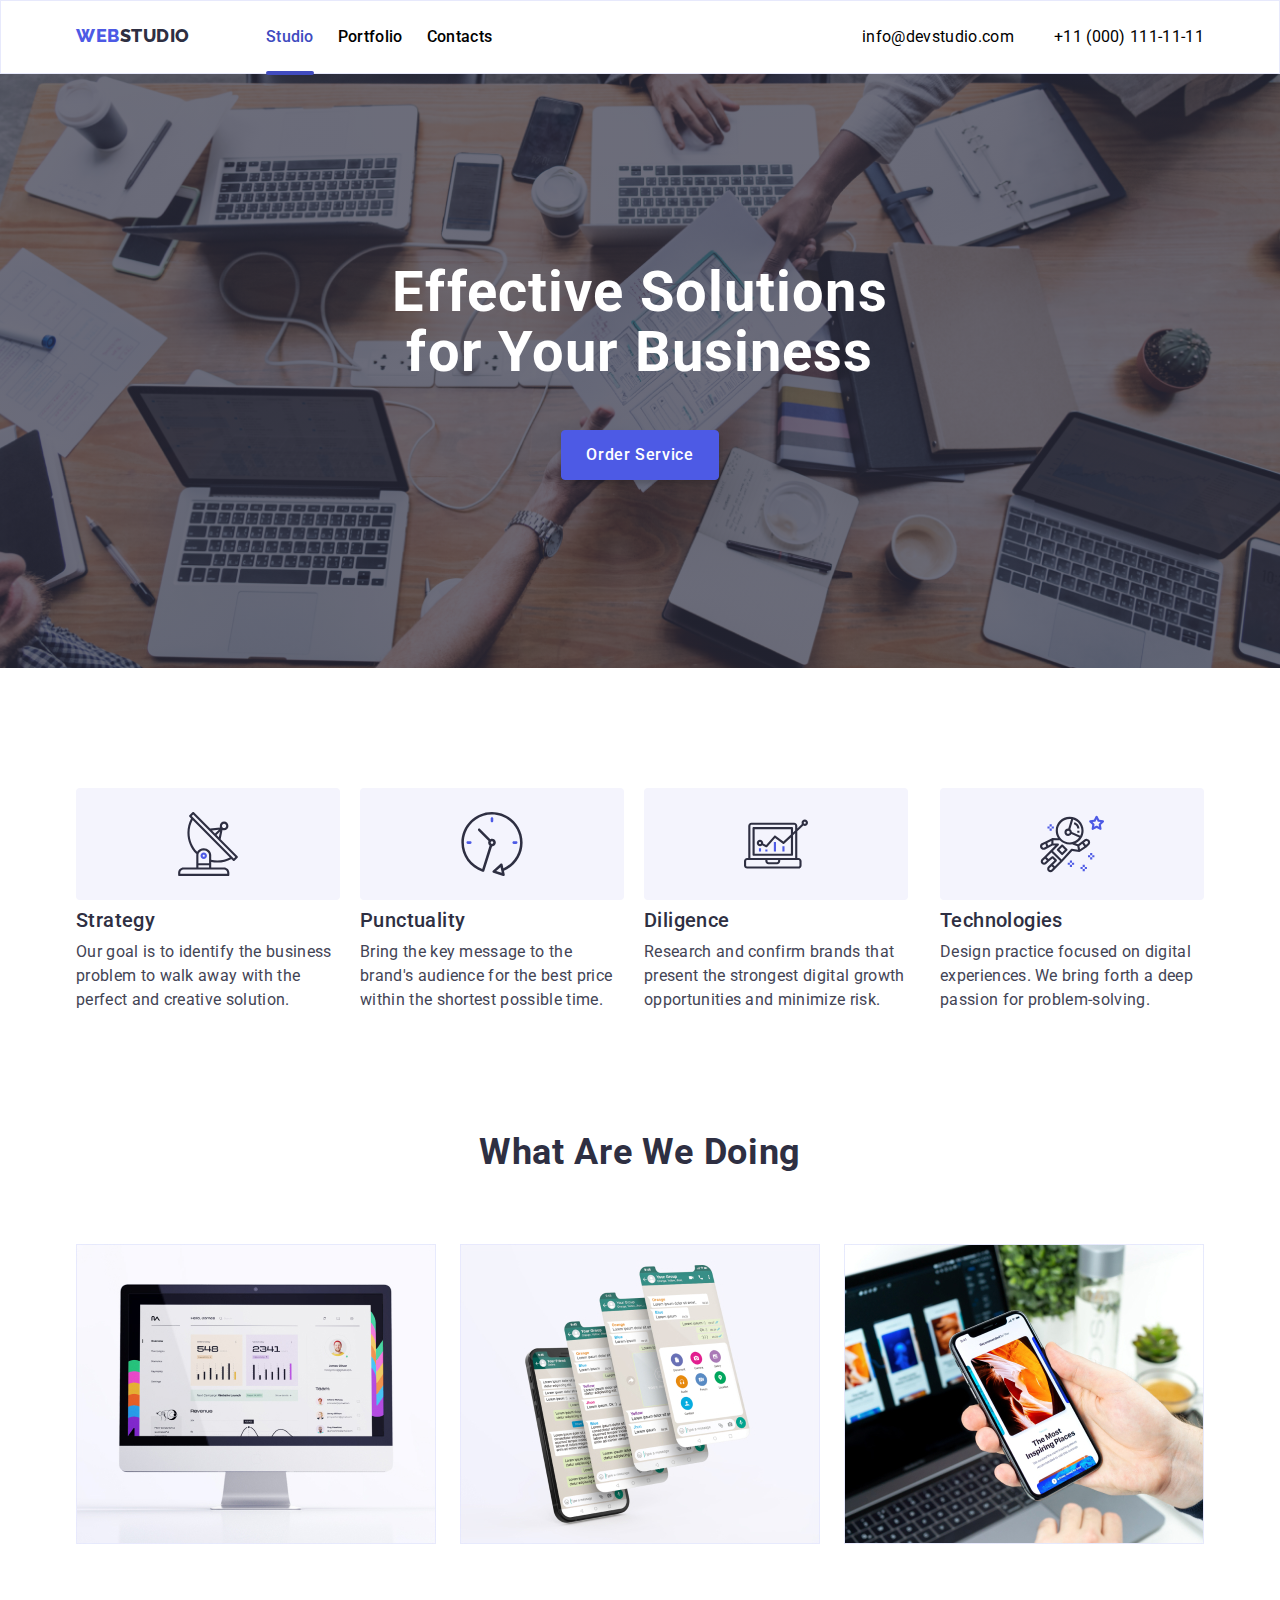
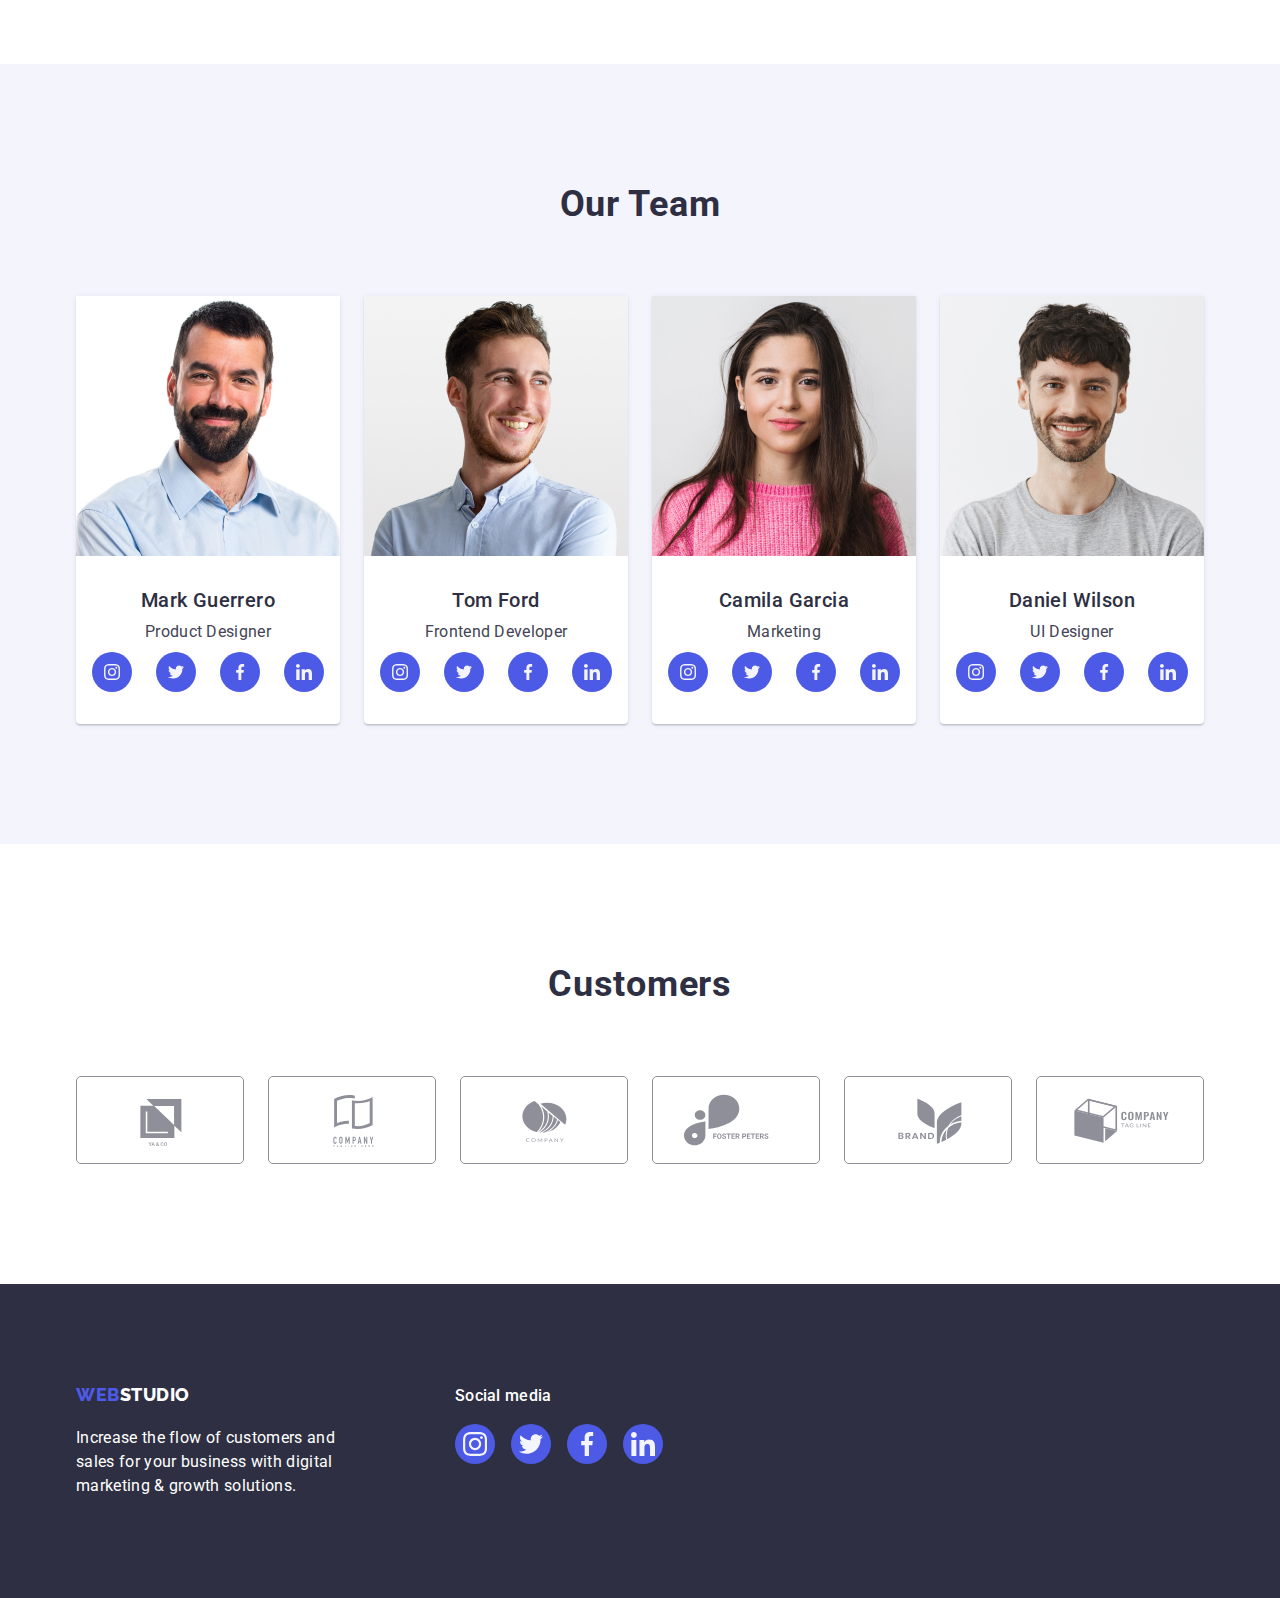
<file: index.html>
<!DOCTYPE html>
<html lang="en">
<head>
    <meta charset="UTF-8">
    <meta name="viewport" content="width=device-width, initial-scale=1.0">
    <title>Homework 5</title>
    <!-- CSS Normalize -->
    <link rel="stylesheet" href="https://cdnjs.cloudflare.com/ajax/libs/modern-normalize/2.0.0/modern-normalize.min.css" />
    <!-- CSS -->
    <link rel="stylesheet" href="./css/styles.css"></link>
</head>
<body>
    <!--Header Part-->
    <header class="header">
        <div class="container header-container">
            <nav class="header-navigation">
                <a href="./index.html" class="link-logo">
                    <span class="logo-web">WEB</span><span class="logo-studio-top">STUDIO</span>
                </a>
                <ul class="navbar lists">
                    <li><a href="./index.html" class="navlist-top-pages currentoption">Studio</a> </li>
                    <li><a href="./portfolio.html" class="navlist-top-pages">Portfolio</a></li>
                    <li><a href="#" class="navlist-top-pages">Contacts</a></li>
                </ul>
            </nav>

            <ul class="contacts-top lists" >
                <li>
                    <a href="mailto:info@devstudio.com" class="contact-info-top">
                    info@devstudio.com</a>
                </li>
                <li>
                    <a href="tel:+110001111111" class="contact-info-top"> 
                    +11 (000) 111-11-11  </a>
                </li>
            </ul>
        </div>
    </header> <!--End of Header-->
      <!--This is the Main Section-->
        <main>
            <!--This is the 1ST Section-->
            <section class="hero hero-background ">
                <div class=" hero-container container">
                    <h1 class="header1"> Effective Solutions
                        <br/>for Your Business </h1>  
                            <button type="button" class="filter filter-active" data-modal-open>Order Service</button>
                </div>
            </section> <!--End 1st Section-->
            <!--This is the 2nd Section-->
            <section class="section">
                <div class="container features-container">
                <ul class="features lists">
                    <li class="section-item"> 
                        <div class="features-svg-box">
                            <svg class="features-icon-svg" width="64" height="64">
                                <use href="./images/icons.svg#antenna"></use>
                            </svg>
                        </div>
                        <h3 class="features-list-title"> Strategy </h3> 
                        <p class="features-description">
                            Our goal is to identify the business
                        problem to walk away with the perfect and creative solution.
                        </p>
                    </li>
                    <li>
                        <div class="features-svg-box">
                            <svg lass="features-icon-svg" width="64" height="64">
                                <use href="./images/icons.svg#clock"></use>
                            </svg>
                        </div>
                        <h3 class="features-list-title"> Punctuality </h3>
                        <p class="features-description">
                            Bring the key message to the brand's audience for the best price within the shortest possible time.
                        </p>
                    </li>
                    <li>
                        <div class="features-svg-box">
                            <svg lass="features-icon-svg" width="64" height="64">
                                <use href="./images/icons.svg#diagram"></use>
                            </svg>
                        </div>
                        <h3 class="features-list-title">  Diligence </h3>
                        <p class="features-description">
                            Research and confirm brands that present the strongest digital growth opportunities and minimize risk.
                        </p>
                    </li>
                    <li>
                        <div class="features-svg-box">
                            <svg lass="features-icon-svg" width="64" height="64">
                                <use href="./images/icons.svg#astronaut"></use>
                            </svg>
                        </div>
                        <h3 class="features-list-title"> Technologies </h3>
                        <p class="features-description">
                            Design practice focused on digital experiences. We bring forth a deep passion for problem-solving.
                        </p>
                    </li>
                </ul>
                </div>
            </section> <!--End 2nd Section-->
            <!--This is the 3rd Section-->
            <section class="section section-no-top-padding">
                <div class="container whatwedo-container">
                <h2 class="section-title"> What are we doing </h2>
                <ul class="whatwedo lists">
                    <li class="whatwedo-list">
                        <img src="./images/what-we-do-1.jpg" alt="monitor" width="360px">
                    </li>
                    <li>
                        <img src="./images/what-we-do-2.jpg" alt="messenger" width="360px">
                    </li>
                    <li>
                        <img src="./images/what-we-do-3.jpg" alt="phone" width="360px">
                    </li>
                </ul>
                </div>
            </section> <!--End 3rd Section-->
            <!--This is the 4th Section-->
            <section class="section section-grey">
                <div class="container team-container">
                <h2 class="section-title">  Our Team </h2>
                <ul class="team lists">
                    
                    <li class="team-list">
                        <img src="./images/team-1.jpg" alt="Mark_Guerrero" height="260px" width="264px">
                        <h3 class="team-list-title">
                            Mark Guerrero
                        </h3>
                        <p class="team-description">
                        Product Designer
                        </p>
                        <ul class="team-social-list lists">
                            <li class="team-social-item">
                                <a href="#" class="team-social-link">
                                    <svg class="team-social-svg" width="16" height="16">
                                        <use href="./images/icons.svg#instagram"></use>
                                    </svg>
                                </a>
                            </li>
                            <li class="team-social-item">
                                <a href="#" class="team-social-link">
                                    <svg class="team-social-svg" width="16" height="16">
                                        <use href="./images/icons.svg#twitter"></use>
                                    </svg>
                                </a>
                            </li>
                            <li class="team-social-item">
                                <a href="#" class="team-social-link">
                                    <svg class="team-social-svg" width="16" height="16">
                                        <use href="./images/icons.svg#facebook"></use>
                                    </svg>
                                </a>
                            </li>
                            <li class="team-social-item">
                                <a href="#" class="team-social-link">
                                    <svg class="team-social-svg" width="16" height="16">
                                        <use href="./images/icons.svg#linkedin"></use>
                                    </svg>
                                </a>
                            </li>
                        </ul>
                    </li>
                  
                    <li class="team-list">
                        <img src="./images/team-2.jpg" alt="Tom_Ford" height="260px" width="264px">
                        <h3 class="team-list-title">
                            Tom Ford
                        </h3>
                        <p class="team-description">
                            Frontend Developer
                        </p>
                        <ul class="team-social-list lists">
                            <li class="team-social-item">
                                <a href="#" class="team-social-link">
                                    <svg class="team-social-svg" width="16" height="16">
                                        <use href="./images/icons.svg#instagram"></use>
                                    </svg>
                                </a>
                            </li>
                            <li class="team-social-item">
                                <a href="#" class="team-social-link">
                                    <svg class="team-social-svg" width="16" height="16">
                                        <use href="./images/icons.svg#twitter"></use>
                                    </svg>
                                </a>
                            </li>
                            <li class="team-social-item">
                                <a href="#" class="team-social-link">
                                    <svg class="team-social-svg" width="16" height="16">
                                        <use href="./images/icons.svg#facebook"></use>
                                    </svg>
                                </a>
                            </li>
                            <li class="team-social-item">
                                <a href="#" class="team-social-link">
                                    <svg class="team-social-svg" width="16" height="16">
                                        <use href="./images/icons.svg#linkedin"></use>
                                    </svg>
                                </a>
                            </li>
                        </ul>
                    </li>
                   
                    <li class="team-list">
                        <img src="./images/team-3.jpg" alt="Camila_Garcia" height="260px" width="264px">
                        <h3 class="team-list-title">
                            Camila Garcia
                        </h3>
                        <p class="team-description">
                            Marketing
                        </p>
                        <ul class="team-social-list lists">
                            <li class="team-social-item">
                                <a href="#" class="team-social-link">
                                    <svg class="team-social-svg" width="16" height="16">
                                        <use href="./images/icons.svg#instagram"></use>
                                    </svg>
                                </a>
                            </li>
                            <li class="team-social-item">
                                <a href="#" class="team-social-link">
                                    <svg class="team-social-svg" width="16" height="16">
                                        <use href="./images/icons.svg#twitter"></use>
                                    </svg>
                                </a>
                            </li>
                            <li class="team-social-item">
                                <a href="#" class="team-social-link">
                                    <svg class="team-social-svg" width="16" height="16">
                                        <use href="./images/icons.svg#facebook"></use>
                                    </svg>
                                </a>
                            </li>
                            <li class="team-social-item">
                                <a href="#" class="team-social-link">
                                    <svg class="team-social-svg" width="16" height="16">
                                        <use href="./images/icons.svg#linkedin"></use>
                                    </svg>
                                </a>
                            </li>
                        </ul>
                    </li>
                   
                    <li class="team-list">
                        <img src="./images/team-4.jpg" alt="Daniel_Wilson" height="260px" width="264px">
                        <h3 class="team-list-title">
                            Daniel Wilson
                        </h3>
                        <p class="team-description">
                            UI Designer
                        </p>
                        <ul class="team-social-list lists">
                            <li class="team-social-item">
                                <a href="#" class="team-social-link">
                                    <svg class="team-social-svg" width="16" height="16">
                                        <use href="./images/icons.svg#instagram"></use>
                                    </svg>
                                </a>
                            </li>
                            <li class="team-social-item">
                                <a href="#" class="team-social-link">
                                    <svg class="team-social-svg" width="16" height="16">
                                        <use href="./images/icons.svg#twitter"></use>
                                    </svg>
                                </a>
                            </li>
                            <li class="team-social-item">
                                <a href="#" class="team-social-link">
                                    <svg class="team-social-svg" width="16" height="16">
                                        <use href="./images/icons.svg#facebook"></use>
                                    </svg>
                                </a>
                            </li>
                            <li class="team-social-item">
                                <a href="#" class="team-social-link">
                                    <svg class="team-social-svg" width="16" height="16">
                                        <use href="./images/icons.svg#linkedin"></use>
                                    </svg>
                                </a>
                            </li>
                        </ul>
                    </li>
                </ul>
                </div>
            </section> <!--End of 4th Section-->
            <!-- Customers Section -->
            <section class="section">
                <div class="container">
                    <h2 class="section-title customers-title">Customers</h2>
                    <ul class="customers-list lists">
                        <li class="customers-item">
                            <a class="customers-link" href="">
                                <svg class="customers-svg">
                                    <use href="./images/icons.svg#customer-1"></use>
                                </svg>
                            </a>
                        </li>
            
                        <li class="customers-item">
                            <a class="customers-link" href="">
                                <svg class="customers-svg">
                                    <use href="./images/icons.svg#customer-2"></use>
                                </svg>
                            </a>
                        </li>
            
                        <li class="customers-item">
                            <a class="customers-link" href="">
                                <svg class="customers-svg">
                                    <use href="./images/icons.svg#customer-3"></use>
                                </svg>
                            </a>
                        </li>
            
                        <li class="customers-item">
                            <a class="customers-link" href="">
                                <svg class="customers-svg">
                                    <use href="./images/icons.svg#customer-4"></use>
                                </svg>
                            </a>
                        </li>
            
                        <li class="customers-item">
                            <a class="customers-link" href="">
                                <svg class="customers-svg">
                                    <use href="./images/icons.svg#customer-5"></use>
                                </svg>
                            </a>
                        </li>
                        <li class="customers-item">
                            <a class="customers-link" href="">
                                <svg class="customers-svg">
                                    <use href="./images/icons.svg#customer-6"></use>
                                </svg>
                            </a>
                        </li>
                    </ul>
                </div>
            </section>

        </main> <!--This is the End of Main Section-->

    <!--This is the Footer-->
    <footer class="footer">
        <div class="footer-container container">
            <div class="footer-logo-wrapper lists">
                <li class="footer-item">
                    <a href="./index.html" class="link-logo">
                        <span class="logo-web">WEB</span><span class="logo-studio-bottom">STUDIO</span>
                    </a>
                    <p class="parag-bottom">
                        Increase the flow of customers and <br>
                        sales for your business with digital <br>
                        marketing & growth solutions.
                    </p>
                </li>
            </div>
        <div class="footer-socials">
            <p class="footer-socials-text text">Social media</p>
            <ul class="footer-list lists">
                <li class="footer-socials-item">
                    <a href="#" class="footer-socials-link">
                        <svg class="footer-socials-svg" width="24" height="24">
                            <use href="./images/icons.svg#instagram"></use>
                        </svg>
                    </a>
                </li>
        
                <li class="footer-socials-item">
                    <a href="#" class="footer-socials-link">
                        <svg class="footer-socials-svg" width="24" height="24">
                            <use href="./images/icons.svg#twitter"></use>
                        </svg>
                    </a>
                </li>
        
                <li class="footer-socials-item">
                    <a href="#" class="footer-socials-link">
                        <svg class="footer-socials-svg" width="24" height="24">
                            <use href="./images/icons.svg#facebook"></use>
                        </svg>
                    </a>
                </li>
        
                <li class="footer-socials-item">
                    <a href="#" class="footer-socials-link">
                        <svg class="footer-socials-svg" width="24" height="24">
                            <use href="./images/icons.svg#linkedin"></use>
                        </svg>
                    </a>
                </li>
            </ul>
        </div>
        </div>
    </footer> <!--End of Footer-->
    <div class="backdrop is-hidden" data-modal>
      <div class="modal">
        <button type="button" class="modal-close" data-modal-close>
          <svg class="modal-close-icon" width="8" height="8">
            <use href="./images/icons.svg#close"></use>
          </svg>
        </button>
      </div>
    </div>
    <script src="./js/modal.js"></script>   
</body>
</html>
</file>
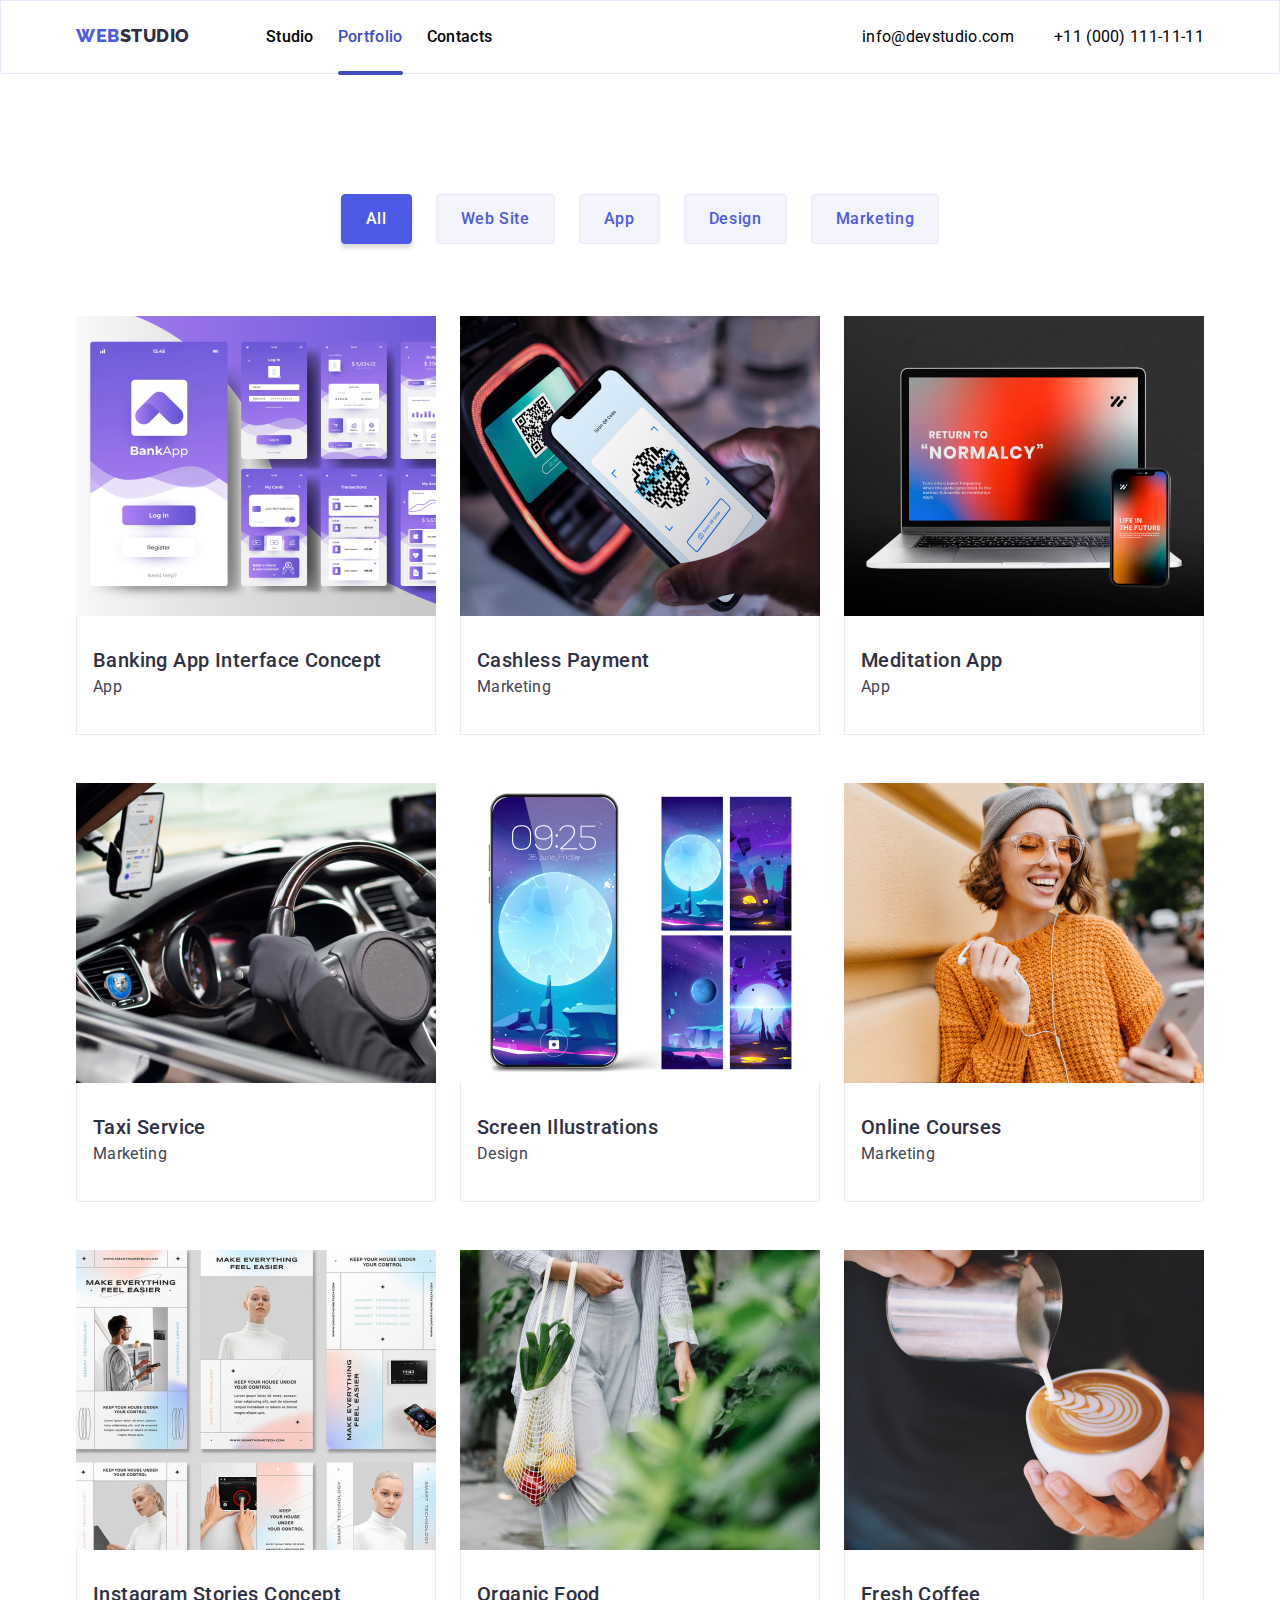
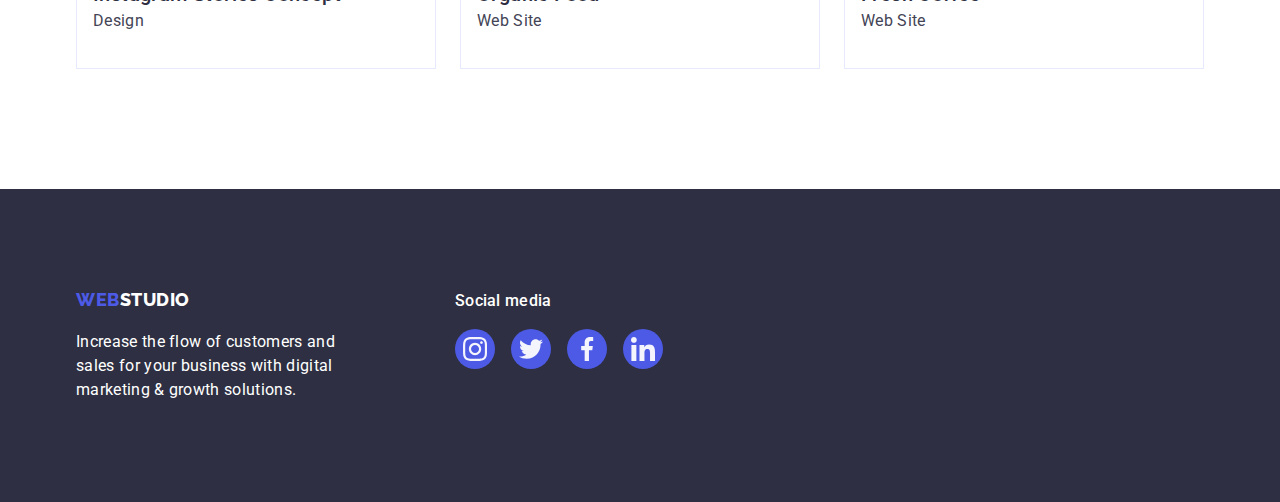
<file: portfolio.html>
<!DOCTYPE html>
<html lang="en">

<head>
    <meta charset="UTF-8">
    <meta name="viewport" content="width=device-width, initial-scale=1.0">
    <title>Homework 5</title>
    <!-- CSS Normalize -->
    <link rel="stylesheet"
        href="https://cdnjs.cloudflare.com/ajax/libs/modern-normalize/2.0.0/modern-normalize.min.css" />
    <!-- CSS -->
    <link rel="stylesheet" href="./css/styles.css"/>
</head>
<body>
    <!--Header Part-->
    <header class="header">
        <div class="container header-container">
            <nav class="header-navigation">
                <a href="./index.html" class="link-logo">
                    <span class="logo-web">WEB</span><span class="logo-studio-top">STUDIO</span>
                </a>
                <ul class="navbar lists">
                    <li>
                        <a href="./index.html" class="navlist-top-pages ">Studio</a> 
                    </li>
                    <li>
                        <a href="./portfolio.html" class="navlist-top-pages currentoption">Portfolio</a>
                    </li>
                    <li>
                        <a href="#" class="navlist-top-pages">Contacts</a>
                    </li>
                </ul>
            </nav>
                <ul class="contacts-top lists">
                    <li>
                        <a href="mailto:info@devstudio.com" class="contact-info-top">
                            info@devstudio.com</a>
                    </li>
                    <li>
                        <a href="tel:+110001111111" class="contact-info-top">
                            +11 (000) 111-11-11 </a>
                    </li>
                </ul>
        </div>
    </header> <!--End of Header-->
    <!--This is the Main Section-->
    <main>
        <!--This is the 1ST Section-->
        <section class="section">
            <div class="container projects-container">
                <ul class="filters lists">
                    <li>
                        <button type="button" class="filter filter-active"> All</button>
                    </li>
                    <li>
                        <button type="button" class="filter"> Web Site</button>
                    </li>
                    <li>
                        <button type="button" class="filter"> App</button>
                    </li>
                    <li>
                        <button type="button" class="filter"> Design</button>
                    </li>
                    <li>
                        <button type="button" class="filter"> Marketing</button>
                    </li>
                </ul> 
                  
                <ul class="projects lists">
                    <li class="project-type">
                        <a class="projects-link link" href="#">
                            <div class="project-cover-wrap">
                                <img src="./images/project-1.jpg" alt="bankapp" width="360px">
                                <p class="project-cover-text">
                                    14 Stylish and User-Friendly App Design Concepts · Task
                                    Manager App · Calorie Tracker App · Exotic Fruit Ecommerce
                                    App · Cloud Storage App
                                </p>
                            </div>
                            <div class="project-text-wrapper">
                                <h3 class="project-list-title">
                                    Banking App Interface Concept
                                </h3>
                                <p class="project-description">
                                    App
                                </p>
                            </div>
                        </a>
                    </li>
                    <li class="project-type">
                        <a class="projects-link link" href="#">
                            <div class="project-cover-wrap">
                                <img src="./images/project-2.jpg" alt="cashlesspayment" width="360px">
                                <p class="project-cover-text">
                                    14 Stylish and User-Friendly App Design Concepts · Task
                                    Manager App · Calorie Tracker App · Exotic Fruit Ecommerce
                                    App · Cloud Storage App
                                </p>
                            </div>
                            <div class="project-text-wrapper">
                                <h3 class="project-list-title">
                                    Cashless Payment
                                </h3>
                                <p class="project-description">
                                    Marketing
                                </p>
                            </div>
                        </a>
                    </li>
                    <li class="project-type">
                        <a class="projects-link link" href="#">
                            <div class="project-cover-wrap">
                                <img src="./images/project-3.jpg" alt="laptop-and-phone" width="360px">
                                <p class="project-cover-text">
                                    14 Stylish and User-Friendly App Design Concepts · Task
                                    Manager App · Calorie Tracker App · Exotic Fruit Ecommerce
                                    App · Cloud Storage App
                                </p>
                            </div>
                            <div class="project-text-wrapper">
                                <h3 class="project-list-title">
                                    Meditation App
                                </h3>
                                <p class="project-description">
                                    App
                                </p>
                            </div>
                        </a>
                    </li>
                    <li class="project-type">
                        <a class="projects-link link" href="#">
                            <div class="project-cover-wrap">
                                <img src="./images/project-4.jpg" alt="taxi" width="360px">
                                <p class="project-cover-text">
                                    14 Stylish and User-Friendly App Design Concepts · Task
                                    Manager App · Calorie Tracker App · Exotic Fruit Ecommerce
                                    App · Cloud Storage App
                                </p>
                            </div>
                            <div class="project-text-wrapper">
                                <h3 class="project-list-title">
                                        Taxi Service
                                </h3>
                                <p class="project-description">
                                        Marketing
                                </p>
                            </div>
                        </a>
                    </li>
                    <li class="project-type">
                        <a class="projects-link link" href="#">
                            <div class="project-cover-wrap">
                                <img src="./images/project-5.jpg" alt="phone" width="360px">
                                <p class="project-cover-text">
                                    14 Stylish and User-Friendly App Design Concepts · Task
                                    Manager App · Calorie Tracker App · Exotic Fruit Ecommerce
                                    App · Cloud Storage App
                                </p>
                            </div>
                            <div class="project-text-wrapper">
                                <h3 class="project-list-title">
                                        Screen Illustrations
                                </h3>
                                <p class="project-description">
                                        Design
                                </p>
                            </div>
                        </a>
                    </li>
                    <li class="project-type">
                        <a class="projects-link link" href="#">
                            <div class="project-cover-wrap">
                                <img src="./images/project-6.jpg" alt="lady" width="360px">
                                <p class="project-cover-text">
                                    14 Stylish and User-Friendly App Design Concepts · Task
                                    Manager App · Calorie Tracker App · Exotic Fruit Ecommerce
                                    App · Cloud Storage App
                                </p>
                            </div>
                            <div class="project-text-wrapper">
                                <h3 class="project-list-title">
                                        Online Courses
                                </h3>
                                <p class="project-description">
                                        Marketing
                                </p>
                            </div>
                        </a>
                    </li>
                    <li class="project-type">
                        <a class="projects-link link" href="#">
                            <div class="project-cover-wrap">
                                <img src="./images/project-7.jpg" alt="collage-pic" width="360px">
                                <p class="project-cover-text">
                                    14 Stylish and User-Friendly App Design Concepts · Task
                                    Manager App · Calorie Tracker App · Exotic Fruit Ecommerce
                                    App · Cloud Storage App
                                </p>
                            </div>
                            <div class="project-text-wrapper">
                                <h3 class="project-list-title">
                                    Instagram Stories Concept
                                </h3>
                                <p class="project-description">
                                    Design
                                </p>
                            </div>
                        </a>
                    </li>
                    <li class="project-type">
                        <a class="projects-link link" href="#">
                            <div class="project-cover-wrap">
                                <img src="./images/project-8.jpg" alt="fruit" width="360px">
                                <p class="project-cover-text">
                                    14 Stylish and User-Friendly App Design Concepts · Task
                                    Manager App · Calorie Tracker App · Exotic Fruit Ecommerce
                                    App · Cloud Storage App
                                </p>
                            </div>
                            <div class="project-text-wrapper">
                                <h3 class="project-list-title">
                                    Organic Food
                                </h3>
                                <p class="project-description">
                                    Web Site
                                </p>
                            </div>
                        </a>
                    </li>
                    <li class="project-type">
                        <a class="projects-link link" href="#">
                            <div class="project-cover-wrap">
                                <img src="./images/project-9.jpg" alt="coffee" width="360px">
                                <p class="project-cover-text">
                                    14 Stylish and User-Friendly App Design Concepts · Task
                                    Manager App · Calorie Tracker App · Exotic Fruit Ecommerce
                                    App · Cloud Storage App
                                </p>
                            </div>
                            <div class="project-text-wrapper">
                                <h3 class="project-list-title">
                                    Fresh Coffee
                                </h3>
                                <p class="project-description">
                                    Web Site
                                </p>
                            </div>
                        </a>
                    </li>
                </ul>
            </div>
        </section> <!--End of Second Section-->

    </main> <!--This is the End of Main Section-->

    <!--This is the Footer-->
    <footer class="footer">
        <div class="footer-container container">
            <div class="footer-logo-wrapper lists">
                <li class="footer-item">
                    <a href="./index.html" class="link-logo">
                        <span class="logo-web">WEB</span><span class="logo-studio-bottom">STUDIO</span>
                    </a>
                    <p class="parag-bottom">
                        Increase the flow of customers and <br>
                        sales for your business with digital <br>
                        marketing & growth solutions.
                    </p>
                </li>
            </div>
            <div class="footer-socials">
                <p class="footer-socials-text text">Social media</p>
                <ul class="footer-list lists">
                    <li class="footer-socials-item">
                        <a href="#" class="footer-socials-link">
                            <svg class="footer-socials-svg" width="24" height="24">
                                <use href="./images/icons.svg#instagram"></use>
                            </svg>
                        </a>
                    </li>
    
                    <li class="footer-socials-item">
                        <a href="#" class="footer-socials-link">
                            <svg class="footer-socials-svg" width="24" height="24">
                                <use href="./images/icons.svg#twitter"></use>
                            </svg>
                        </a>
                    </li>
    
                    <li class="footer-socials-item">
                        <a href="#" class="footer-socials-link">
                            <svg class="footer-socials-svg" width="24" height="24">
                                <use href="./images/icons.svg#facebook"></use>
                            </svg>
                        </a>
                    </li>
    
                    <li class="footer-socials-item">
                        <a href="#" class="footer-socials-link">
                            <svg class="footer-socials-svg" width="24" height="24">
                                <use href="./images/icons.svg#linkedin"></use>
                            </svg>
                        </a>
                    </li>
                </ul>
            </div>
        </div>
    </footer> <!--End of Footer-->
</body>

</html>
</file>
<file: css/styles.css>
@import url("https://fonts.googleapis.com/css2?family=Raleway:wght@800&family=Roboto:wght@400;500;700;900&display=swap" ); /*to link font frm google fonts*/

:root
{
    --iriscolor: #4D5AE5;
    --navyblue:#2E2F42;
    --navcolor: black;
    --oceancolor: #404BBF;
    --whitecolor: white;
    --slate:#434455;
    --cloud:#F4F4FD;
    --green:#31D0AA;
    --lightslate:#8E8F99;
    --cornflower:#E7E9FC;
    --navybluemodal:#2E2F42;
    --grey:#2E2F42;
    --dairy:#FCFCFC;

}
/* CSS RESET */
p,
h1,
h2,
h3,
h4,
h5,
h6 {
    margin: 0;
}

ul,
ol {
    margin: 0;
    padding: 0;
}

img {
    display: block;
}
/* END OF CSS RESET */

body
{
    font-family: 'Roboto',sans-serif;
    font-size: 16px;
    font-style: normal;
    font-weight: 400;
    line-height: 24px;
    letter-spacing: 0.32px;
}

.container {
    width: 1158px;
    margin: 0 auto;  
    padding:0 15px;
}

.header{

    border: 1px solid var(--cornflower);
    background: var(--whitecolor);

}

.header-container
{
    display: flex;
    justify-content: space-between;
    align-items: center;
    background: var(--whitecolor);
}

.header-navigation{

    display: flex;
    align-items: center;
}

.header1 {
 
    color: var(--whitecolor);
    text-align: center;
    font-size: 56px;
    font-weight: 700;
    line-height: 60px;
    letter-spacing: 1.12px;
    margin-bottom: 48px;
}

.link-logo
{   /*To remove the underline frm link*/
    text-decoration: none;
    color: var(--navyblue); 
}

.logo-web
{
    font-family: 'Raleway', sans-serif;
    color: var(--iriscolor);
    font-size: 18px;
    font-style: normal;
    font-weight: 800;
    line-height: 21px;
    letter-spacing: 0.54px;
    text-transform: uppercase;
}

.logo-studio-top
{
    margin-right: 76px;
    color: var(--navyblue);
    font-family: 'Raleway', sans-serif;
    font-size: 18px;
    font-style: normal;
    font-weight: 800;
    line-height: 21px;
    letter-spacing: 0.54px;
    text-transform: uppercase;
}

.navbar
{
    display: flex;
    gap: 24px;
}

.contacts-top
{
    display: flex;
    gap: 40px;
}

.lists
{
    list-style-type: none;
}

.link {
    text-decoration: none;
    color: var(--navyblue);
}

.navlist-top-pages {
    padding: 24px 0;
    position: relative;
    transition: color 250ms cubic-bezier(0.4, 0, 0.2, 1);
}

.navbar .navlist-top-pages {
    color: var(--navcolor);
    text-decoration: none;
    font-weight: 500;
    display: block; /*Remove This If There is Space Bellow*/
    transition: color 250ms cubic-bezier(0.4, 0, 0.2, 1);
}

.navlist-top-pages::after {
    content: "";
    border-radius: 2px;
    border: 2px solid transparent;
    height: 4px;
    width: 0;
    position: absolute;
    left: 0;
    bottom: -2px;
    transition: width 250ms cubic-bezier(0.4, 0, 0.2, 1),
        background-color 250ms cubic-bezier(0.4, 0, 0.2, 1),
        border 250ms cubic-bezier(0.4, 0, 0.2, 1);
}

.navlist-top-pages:hover::after,
.navlist-top-pages:focus::after {
    border: 2px solid var(--oceancolor);
    background-color: var(--oceancolor);
    width: 100%;
}

.navbar .navlist-top-pages:hover,
.navbar .navlist-top-pages:focus,
.navbar .navlist-top-pages.currentoption
{
    color: var(--oceancolor);
}

.navlist-top-pages.currentoption::after {
    content: "";
    border: 2px solid var(--oceancolor);
    border-radius: 2px;
    background-color: var(--oceancolor);
    height: 4px;
    width: 100%;
    position: absolute;
    left: 0;
    bottom: -2px;
}

.contacts-top .contact-info-top {
    color: var(--navcolor);
    display: block;
    text-decoration: none;
    padding: 24px 0;
    transition: color 250ms cubic-bezier(0.4, 0, 0.2, 1);
}

.contacts-top .contact-info-top:hover,
.contacts-top .contact-info-top:focus 
{
    color: var(--oceancolor);
}


.hero-container
{
    text-align: center;
}

.hero-background
{
    background-color: var(--navyblue);
    background-image: linear-gradient(to right,
                rgba(46, 47, 66, 0.7),
                rgba(46, 47, 66, 0.7)),
                url(../images/hero-bg.png);
    background-repeat: no-repeat;
    background-position: center;
    background-size: cover;

}

.hero{
    padding: 188px 0;   
}

.section-grey
{
    background-color: var(--cloud);
}

.filters
{
    display: flex;
    gap: 24px;
    margin-bottom: 72px;
}

.filter 
{ /*button css*/

    display: inline-flex;
    padding: 12px 24px;
    border-radius: 4px;
    cursor: pointer;
    border: 1px solid var(--cornflower);
    color: var(--iriscolor);
    background-color: var(--cloud);
    font-family: inherit;
    font-size: 16px;
    font-style: normal;
    font-weight: 500;
    line-height: 24px;
    letter-spacing: 0.64px;
    transition: background-color 250ms cubic-bezier(0.4, 0, 0.2, 1),
            box-shadow 250ms cubic-bezier(0.4, 0, 0.2, 1),
            border 250ms cubic-bezier(0.4, 0, 0.2, 1),
            border-radius 250ms cubic-bezier(0.4, 0, 0.2, 1),
            color 250ms cubic-bezier(0.4, 0, 0.2, 1);
}

.filter-active, .filter:hover, .filter:focus
{
    background-color: var(--iriscolor);
    box-shadow: 0px 4px 4px 0px rgba(0, 0, 0, 0.15);
    border: 1px solid var(--iriscolor);
    border-radius: 4px;
    color: var(--whitecolor);
}

.filter.filter-active:hover,
.filter.filter-active:focus
{
    background-color: var(--oceancolor);
}

.section-title 
{
    margin-bottom: 72px;
    color: var(--navyblue);
    text-align: center;
    font-size: 36px;
    font-style: normal;
    font-weight: 700;
    line-height: 40px;
    letter-spacing: 0.72px;
    text-transform: capitalize;
}

.section
{
    padding-top: 120px;
    padding-bottom: 120px;
}

.section-no-top-padding
{
    padding-top: 0px;
}

/*FEATURES SECTION*/
.features-container
{}

.features {

    display: flex;
    gap: 20px;
    
}

.features-svg-box {
    width: 264px;
    height: 112px;
    background-color: var(--cloud);
    display: flex;
    justify-content: center;
    align-items: center;
    border-radius: 4px;
    margin-bottom: 8px;
}

.features-list-title 
{
    margin-bottom: 8px;
    color: var(--navyblue);
    font-size: 20px;
    font-weight: 500;
    letter-spacing: 0.4px;
    text-transform: capitalize;
}

.features-description 
{
    gap: 24px;
    color: var(--slate);
}
/*WHAT WE DO SECTION*/
.whatwedo-container
{}

.whatwedo
{
    display: flex;
    gap: 24px;
}

.whatwedo-list
{}
/*TEAM SECTION*/
.team-list-title 
{
    margin-top:32px;
    margin-bottom: 8px;
  
    color: var(--navyblue);
    font-size: 20px;
    font-weight: 500;
    letter-spacing: 0.4px;
    text-transform: capitalize;
}

.team-description {
    
    color: var(--slate);
}

.team-container 
{}

.team 
{
    display: flex;
    gap: 24px;
}

.team-list
{
    display: inline-flex;
    flex-direction: column;
    align-items: center;
    padding-bottom: 32px;

    border-radius: 0px 0px 4px 4px;
    background: var(--whitecolor);
    box-shadow: 0px 2px 1px 0px rgba(46, 47, 66, 0.08), 
                0px 1px 1px 0px rgba(46, 47, 66, 0.16), 
                0px 1px 6px 0px rgba(46, 47, 66, 0.08);
}

/*-----START OF TEAM SOCIAL MEDIA ICONS-----*/

.team-social-list {
    display: flex;
    justify-content: center;
    gap: 24px;
    margin-top: 8px;
}

.team-social-item {
    width: 40px;
    height: 40px;
}

.team-social-link {
    width: 100%;
    height: 100%;
    border-radius: 50%;
    display: flex;
    align-items: center;
    justify-content: center;
    background-color: var(--iriscolor);
    color: var(--cloud);
    transition: background-color 250ms cubic-bezier(0.4, 0, 0.2, 1);
}

.team-social-link:hover,
.team-social-link:focus {
    background-color: var(--oceancolor);
}

.team-social-svg {
    fill: currentColor;
}
/*-----END OF TEAM SOCIAL MEDIA ICONS-----*/

/* Customers section */
.customers-title {
    color: var(--navyblue);
    display: flex;
    justify-content: center;
    align-items: center;
}

.customers-list {
    display: flex;
    gap: 24px;
}

.customers-item {
    /* width: calc((100% - 120px) / 6); */
    /* flex-basis: calc((100% - 120px) / 6); */
    width: 168px;
    height: 88px;
}

.customers-link {
    width: 100%;
    height: 100%;

    border: 1px solid var(--lightslate);
    border-radius: 5px;
    display: flex;
    justify-content: center;
    align-items: center;
    color: var(--lightslate);

   transition: color 250ms cubic-bezier(0.4, 0, 0.2, 1),
            border 250ms cubic-bezier(0.4, 0, 0.2, 1); 
}

.customers-link:hover,
.customers-link:focus {
    border-color: var(--oceancolor);
    color: var(--oceancolor);
}

.customers-svg {
    width: 104px;
    height: 56px;
    fill: currentColor;
}
/*- - - - - PROJECTS - - - - - */
.projects-container
{
    display: flex;
    flex-direction: column;
    align-items: center;
}

.projects{
    display: flex;
    flex-direction: row;
    flex-wrap: wrap;
    gap: 48px 24px;
}

.project-type{
    background: var(--white-color);
}

.projects-link {
    transition: box-shadow 250ms cubic-bezier(0.4, 0, 0.2, 1);
}

.projects-link:hover,
.projects-link:focus {
    display: block;
    box-shadow: 0px 2px 1px 0px rgba(46, 47, 66, 0.08),
                0px 1px 1px 0px rgba(46, 47, 66, 0.16),
                0px 1px 6px 0px rgba(46, 47, 66, 0.08);
}

.project-cover-wrap {
    position: relative;
    overflow: hidden;
}

.project-cover-text {
    position: absolute;
    top: 0;
    height: 100%;
    width: 100%;
    padding: 40px 32px;
    background-color: var(--iriscolor);
    color: var(--cloud);
    font-size: 16px;
    font-weight: 400;
    line-height: 24px;
    letter-spacing: 0.32px;
    transform: translateY(100%);
    transition: transform 250ms cubic-bezier(0.4, 0, 0.2, 1);
}

.projects-link:hover .project-cover-text,
.projects-link:focus .project-cover-text {
    transform: translateY(0);
}

.project-text-wrapper
{
    border: 1px solid var(--cornflower);
    border-top: none;
    padding: 32px 16px;
}

.project-list-title {

    color: var(--navyblue);
    font-size: 20px;
    font-weight: 500;
    letter-spacing: 0.4px;
    text-transform: capitalize;
}

.project-description {

    line-height: 1.87;
    color: var(--slate);
}

/*- - - - - FOOTER CONTAINER- - - - -*/
.footer {
    padding: 100px 0;
    background-color: var(--navyblue);
}

.footer-container {
    display: flex;
}

.logo-studio-bottom {

    color: var(--whitecolor);
    font-family: 'Raleway', sans-serif;
    font-size: 18px;
    font-style: normal;
    font-weight: 800;
    line-height: 21px;
    letter-spacing: 0.54px;
    text-transform: uppercase;
}

.logo-studio-bottom:hover,
.logo-studio-bottom:focus {
    color: var(--iriscolor);
}

.parag-bottom {
    margin-top: 17.5px;
    color: var(--whitecolor);
} 
/*FOOTER SOCIAL ICONS*/
.footer-list {
    flex-wrap: wrap;
    display: flex;
    gap: 16px;
    margin-top: 16px;
}

.footer-socials {
    margin-left: 120px;
}

.footer-socials-text {
    color: var(--whitecolor);
    display: flex;
    font-weight:500;
}

.footer-socials-item {
    width: 40px;
    height: 40px;
}

.footer-socials-link {
    width: 100%;
    height: 100%;
    border-radius: 50%;
    display: flex;
    align-items: center;
    justify-content: center;
    background-color: var(--iriscolor);
    transition: background-color 250ms cubic-bezier(0.4, 0, 0.2, 1);


}

.footer-socials-link:hover,
.footer-socials-link:focus {
    background-color: var(--green);
}

.footer-socials-svg {
    fill: var(--cloud);
}
/*- - - - - MODALS - - - - -*/
.backdrop {
    position: fixed;
    top: 0;
    left: 0;
    width: 100%;
    height: 100%;
    background-color: rgba(46, 47, 66, 0.4);
    opacity: 1;
    transition: opacity 250ms cubic-bezier(0.4, 0, 0.2, 1);
}

.modal {
    position: absolute;
    top: 50%;
    left: 50%;
    min-width: 408px;
    min-height: 584px;
    background-color: var(--dairy);
    box-shadow: 0px 2px 1px 0px rgba(0, 0, 0, 0.2),
                0px 1px 3px 0px rgba(0, 0, 0, 0.12), 
                0px 1px 1px 0px rgba(0, 0, 0, 0.14);
    border-radius: 4px;

    transform: translate(-50%, -50%) scale(1);
    transition: transform 250ms cubic-bezier(0.4, 0, 0.2, 1);
}

.backdrop.is-hidden .modal {
    transform: translate(-50%, -50%) scale(0);
}

.modal-close {
    position: absolute;
    top: 24px;
    right: 24px;
    padding: 0;
    display: flex;
    justify-content: center;
    align-items: center;
    width: 30px;
    height: 30px;

    background-color: var(--cornflower);
    color: var(--navyblue);
    border: 1px solid rgba(0, 0, 0, 0.1);
    border-radius: 15px;
    cursor: pointer;

    transition: color 250ms cubic-bezier(0.4, 0, 0.2, 1),
        background-color 250ms cubic-bezier(0.4, 0, 0.2, 1);
}

.modal-close-icon {
    fill: currentColor;
}

.modal-close:hover,
.modal-close:focus {
    background-color: var(--oceancolor);
    color: var(--whitecolor);
}

.is-hidden {
    visibility: none;
    opacity: 0;
    pointer-events: none;
}
</file>
